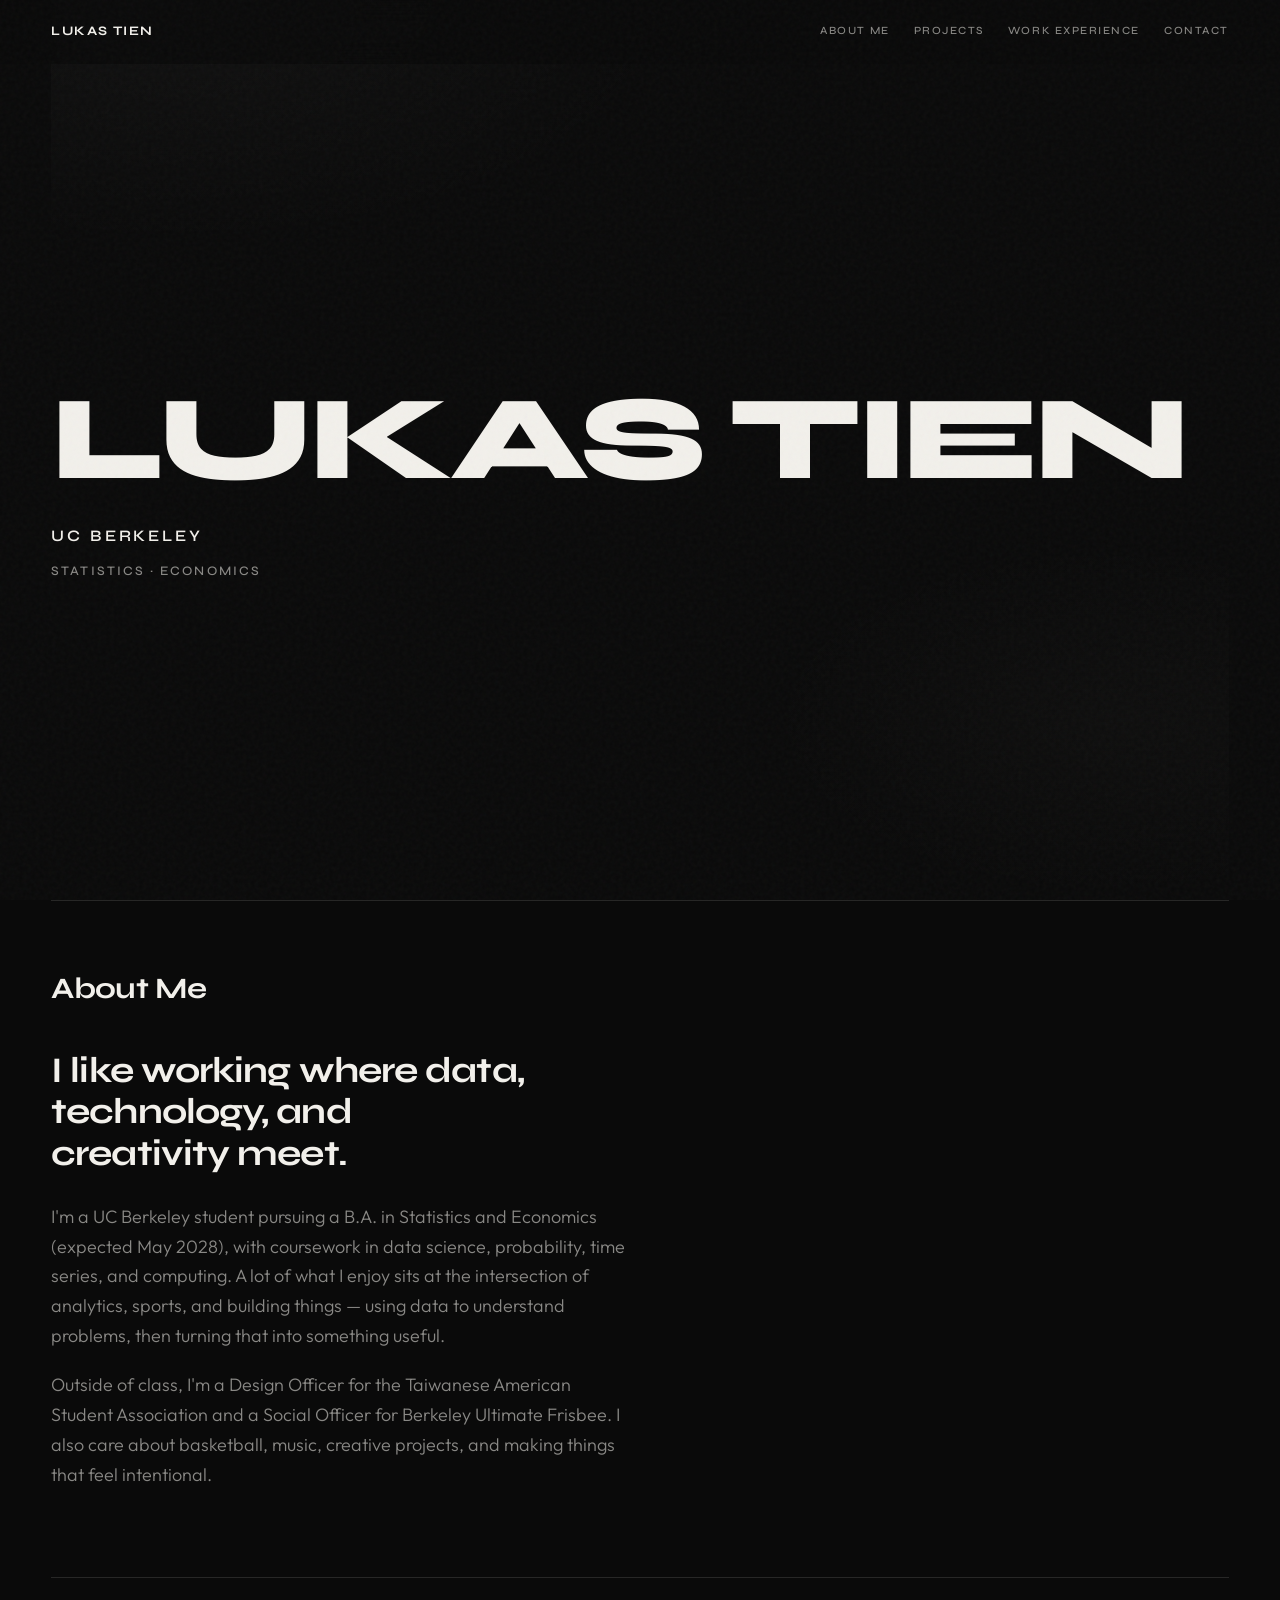
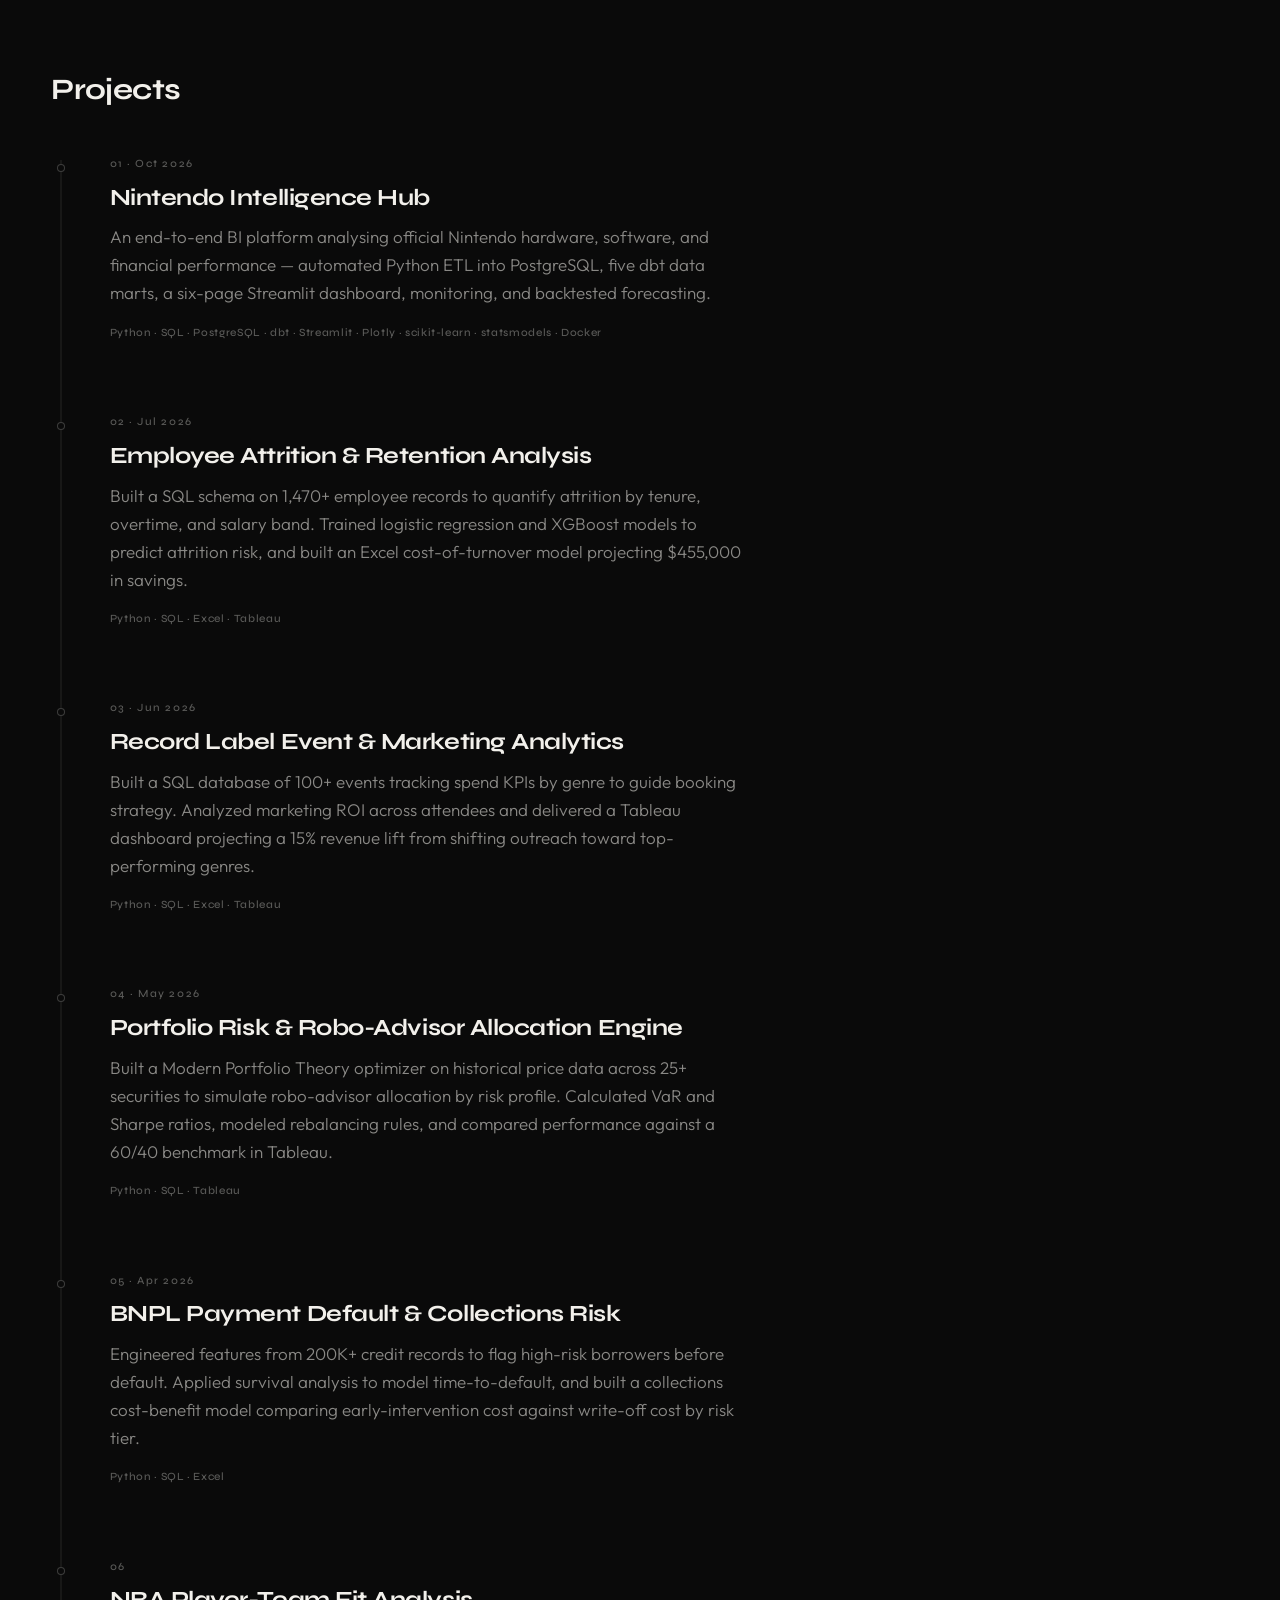
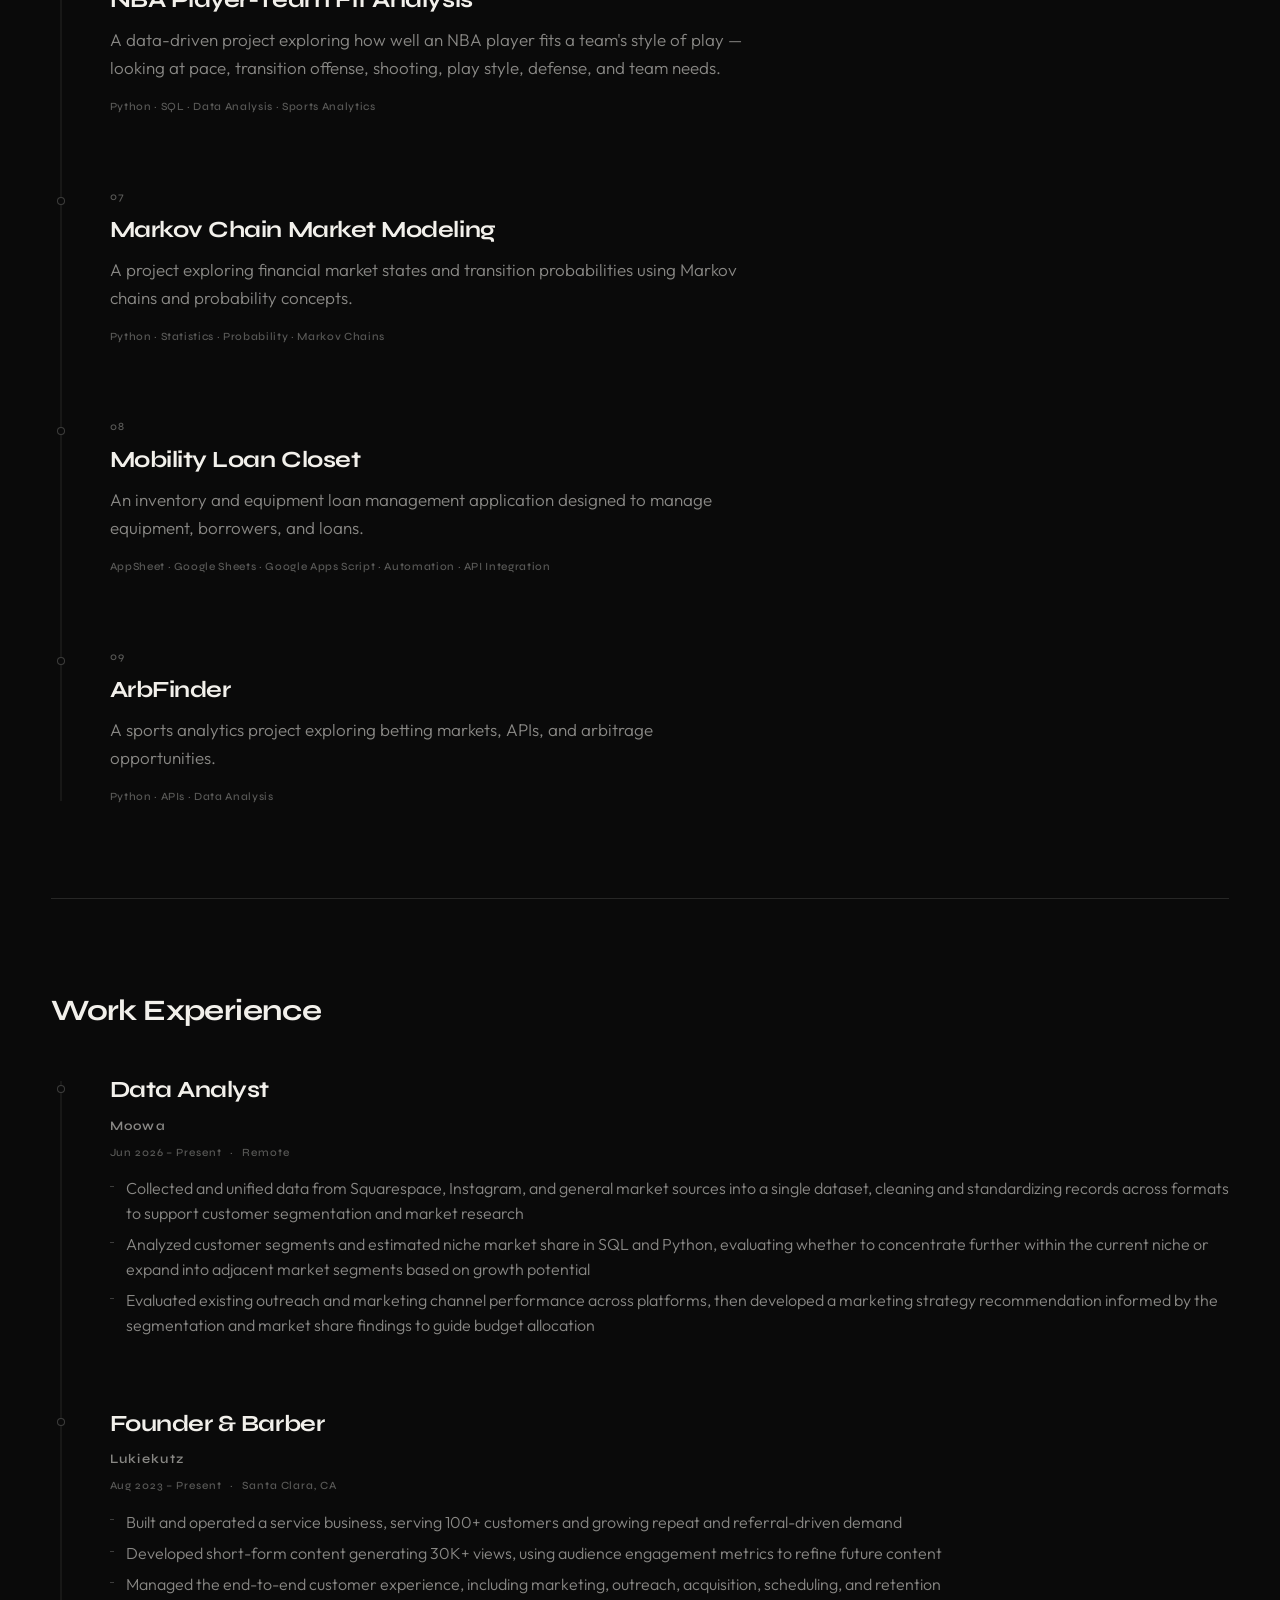
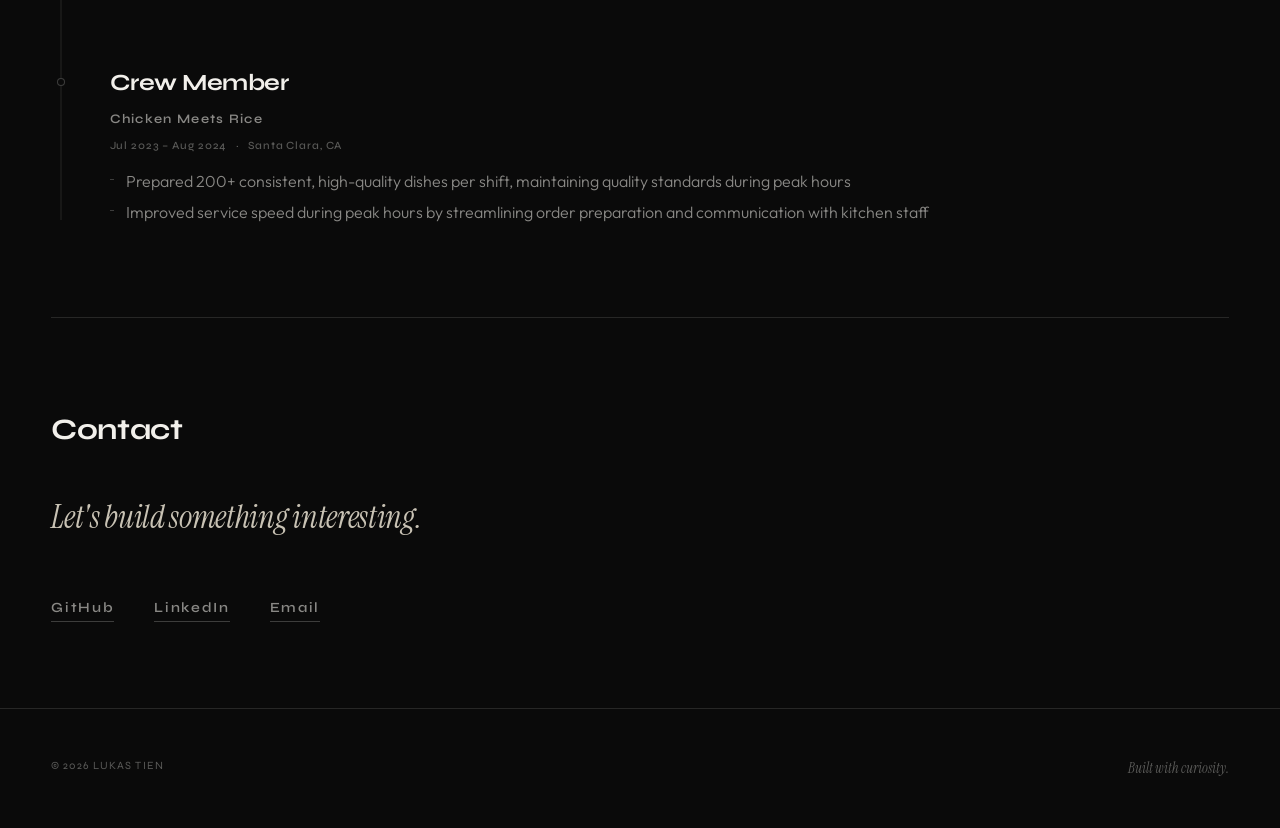
<file: index.html>
<!DOCTYPE html>
<html lang="en">
<head>
  <meta charset="UTF-8" />
  <meta name="viewport" content="width=device-width, initial-scale=1.0" />
  <meta name="description" content="Lukas Tien — UC Berkeley student studying Statistics, Data Science, and Economics." />
  <title>Lukas Tien</title>
  <link rel="icon" href="assets/favicon.svg" type="image/svg+xml" />
  <meta property="og:type" content="website" />
  <meta property="og:title" content="Lukas Tien — Portfolio" />
  <meta property="og:description" content="Projects in business intelligence, data analytics, data science, and data engineering — featuring Nintendo Intelligence Hub." />
  <meta property="og:url" content="https://lukastien.github.io/" />
  <meta property="og:image" content="https://lukastien.github.io/assets/nintendo/executive-overview.jpg" />

  <!-- Typography: Syne for display, Instrument Serif for accent, Outfit for body -->
  <link rel="preconnect" href="https://fonts.googleapis.com" />
  <link rel="preconnect" href="https://fonts.gstatic.com" crossorigin />
  <link href="https://fonts.googleapis.com/css2?family=Instrument+Serif:ital@0;1&family=Outfit:wght@300;400;500&family=Syne:wght@500;600;700;800&display=swap" rel="stylesheet" />

  <link rel="stylesheet" href="styles.css" />
</head>
<body>
  <a class="skip-link" href="#about">Skip to content</a>
  <!-- Navigation -->
  <header class="site-header">
    <a href="#top" class="logo">LUKAS TIEN</a>
    <nav class="nav" aria-label="Primary">
      <a href="#about">ABOUT ME</a>
      <a href="#projects">PROJECTS</a>
      <a href="#experience">WORK EXPERIENCE</a>
      <a href="#contact">CONTACT</a>
    </nav>
    <button class="nav-toggle" aria-label="Open menu" aria-expanded="false">
      <span></span>
      <span></span>
    </button>
  </header>

  <nav class="mobile-nav" aria-label="Mobile" hidden>
    <a href="#about">ABOUT ME</a>
    <a href="#projects">PROJECTS</a>
    <a href="#experience">WORK EXPERIENCE</a>
    <a href="#contact">CONTACT</a>
  </nav>

  <main id="top">
    <!-- Hero -->
    <section class="hero" aria-label="Introduction">
      <h1 class="hero-name">LUKAS TIEN</h1>
      <p class="hero-role">UC BERKELEY</p>
      <p class="hero-fields">STATISTICS · ECONOMICS</p>
    </section>

    <!-- About Me -->
    <section id="about" class="intro" aria-labelledby="about-title">
      <h2 id="about-title" class="section-title">About Me</h2>
      <p class="about-lead">
        I like working where data, technology, and creativity meet.
      </p>
      <div class="about-content">
        <p>
          I'm a UC Berkeley student pursuing a B.A. in Statistics and Economics
          (expected May 2028), with coursework in data science, probability, time series,
          and computing. A lot of what I enjoy sits at the intersection of analytics,
          sports, and building things — using data to understand problems, then turning
          that into something useful.
        </p>
        <p>
          Outside of class, I'm a Design Officer for the Taiwanese American Student
          Association and a Social Officer for Berkeley Ultimate Frisbee. I also care
          about basketball, music, creative projects, and making things that feel intentional.
        </p>
      </div>
    </section>

    <!-- Projects -->
    <section id="projects" class="section projects" aria-labelledby="projects-title">
      <h2 id="projects-title" class="section-title">Projects</h2>

      <div class="timeline">
        <!-- To add a project: copy an article.timeline-item and point its title link to the case-study page. -->
        <article class="timeline-item">
          <div class="timeline-marker" aria-hidden="true">
            <span class="timeline-dot"></span>
          </div>
          <div class="timeline-content">
            <span class="timeline-meta">01 · Oct 2026</span>
            <h3 class="timeline-heading"><a class="timeline-title-link" href="projects/nintendo-intelligence-hub/">Nintendo Intelligence Hub <span class="timeline-arrow" aria-hidden="true">→</span></a></h3>
            <p class="timeline-desc">
              An end-to-end BI platform analysing official Nintendo hardware, software, and
              financial performance — automated Python ETL into PostgreSQL, five dbt data
              marts, a six-page Streamlit dashboard, monitoring, and backtested forecasting.
            </p>
            <p class="timeline-tech">Python · SQL · PostgreSQL · dbt · Streamlit · Plotly · scikit-learn · statsmodels · Docker</p>
          </div>
        </article>

        <article class="timeline-item">
          <div class="timeline-marker" aria-hidden="true">
            <span class="timeline-dot"></span>
          </div>
          <div class="timeline-content">
            <span class="timeline-meta">02 · Jul 2026</span>
            <h3 class="timeline-heading"><a class="timeline-title-link" href="projects/employee-attrition/">Employee Attrition &amp; Retention Analysis <span class="timeline-arrow" aria-hidden="true">→</span></a></h3>
            <p class="timeline-desc">
              Built a SQL schema on 1,470+ employee records to quantify attrition by tenure,
              overtime, and salary band. Trained logistic regression and XGBoost models to
              predict attrition risk, and built an Excel cost-of-turnover model projecting
              $455,000 in savings.
            </p>
            <p class="timeline-tech">Python · SQL · Excel · Tableau</p>
          </div>
        </article>

        <article class="timeline-item">
          <div class="timeline-marker" aria-hidden="true">
            <span class="timeline-dot"></span>
          </div>
          <div class="timeline-content">
            <span class="timeline-meta">03 · Jun 2026</span>
            <h3 class="timeline-heading"><a class="timeline-title-link" href="projects/record-label-analytics/">Record Label Event &amp; Marketing Analytics <span class="timeline-arrow" aria-hidden="true">→</span></a></h3>
            <p class="timeline-desc">
              Built a SQL database of 100+ events tracking spend KPIs by genre to guide
              booking strategy. Analyzed marketing ROI across attendees and delivered a
              Tableau dashboard projecting a 15% revenue lift from shifting outreach toward
              top-performing genres.
            </p>
            <p class="timeline-tech">Python · SQL · Excel · Tableau</p>
          </div>
        </article>

        <article class="timeline-item">
          <div class="timeline-marker" aria-hidden="true">
            <span class="timeline-dot"></span>
          </div>
          <div class="timeline-content">
            <span class="timeline-meta">04 · May 2026</span>
            <h3 class="timeline-heading"><a class="timeline-title-link" href="projects/portfolio-risk/">Portfolio Risk &amp; Robo-Advisor Allocation Engine <span class="timeline-arrow" aria-hidden="true">→</span></a></h3>
            <p class="timeline-desc">
              Built a Modern Portfolio Theory optimizer on historical price data across 25+
              securities to simulate robo-advisor allocation by risk profile. Calculated
              VaR and Sharpe ratios, modeled rebalancing rules, and compared performance
              against a 60/40 benchmark in Tableau.
            </p>
            <p class="timeline-tech">Python · SQL · Tableau</p>
          </div>
        </article>

        <article class="timeline-item">
          <div class="timeline-marker" aria-hidden="true">
            <span class="timeline-dot"></span>
          </div>
          <div class="timeline-content">
            <span class="timeline-meta">05 · Apr 2026</span>
            <h3 class="timeline-heading"><a class="timeline-title-link" href="projects/bnpl-risk/">BNPL Payment Default &amp; Collections Risk <span class="timeline-arrow" aria-hidden="true">→</span></a></h3>
            <p class="timeline-desc">
              Engineered features from 200K+ credit records to flag high-risk borrowers
              before default. Applied survival analysis to model time-to-default, and built
              a collections cost-benefit model comparing early-intervention cost against
              write-off cost by risk tier.
            </p>
            <p class="timeline-tech">Python · SQL · Excel</p>
          </div>
        </article>

        <article class="timeline-item">
          <div class="timeline-marker" aria-hidden="true">
            <span class="timeline-dot"></span>
          </div>
          <div class="timeline-content">
            <span class="timeline-meta">06</span>
            <h3 class="timeline-heading"><a class="timeline-title-link" href="projects/nba-player-fit/">NBA Player-Team Fit Analysis <span class="timeline-arrow" aria-hidden="true">→</span></a></h3>
            <p class="timeline-desc">
              A data-driven project exploring how well an NBA player fits a team's
              style of play — looking at pace, transition offense, shooting,
              play style, defense, and team needs.
            </p>
            <p class="timeline-tech">Python · SQL · Data Analysis · Sports Analytics</p>
          </div>
        </article>

        <article class="timeline-item">
          <div class="timeline-marker" aria-hidden="true">
            <span class="timeline-dot"></span>
          </div>
          <div class="timeline-content">
            <span class="timeline-meta">07</span>
            <h3 class="timeline-heading"><a class="timeline-title-link" href="projects/markov-market-modeling/">Markov Chain Market Modeling <span class="timeline-arrow" aria-hidden="true">→</span></a></h3>
            <p class="timeline-desc">
              A project exploring financial market states and transition
              probabilities using Markov chains and probability concepts.
            </p>
            <p class="timeline-tech">Python · Statistics · Probability · Markov Chains</p>
          </div>
        </article>

        <article class="timeline-item">
          <div class="timeline-marker" aria-hidden="true">
            <span class="timeline-dot"></span>
          </div>
          <div class="timeline-content">
            <span class="timeline-meta">08</span>
            <h3 class="timeline-heading"><a class="timeline-title-link" href="projects/mobility-loan-closet/">Mobility Loan Closet <span class="timeline-arrow" aria-hidden="true">→</span></a></h3>
            <p class="timeline-desc">
              An inventory and equipment loan management application designed
              to manage equipment, borrowers, and loans.
            </p>
            <p class="timeline-tech">AppSheet · Google Sheets · Google Apps Script · Automation · API Integration</p>
          </div>
        </article>

        <article class="timeline-item">
          <div class="timeline-marker" aria-hidden="true">
            <span class="timeline-dot"></span>
          </div>
          <div class="timeline-content">
            <span class="timeline-meta">09</span>
            <h3 class="timeline-heading"><a class="timeline-title-link" href="projects/arbfinder/">ArbFinder <span class="timeline-arrow" aria-hidden="true">→</span></a></h3>
            <p class="timeline-desc">
              A sports analytics project exploring betting markets, APIs,
              and arbitrage opportunities.
            </p>
            <p class="timeline-tech">Python · APIs · Data Analysis</p>
          </div>
        </article>
      </div>
    </section>

    <!-- Work Experience -->
    <section id="experience" class="section experience" aria-labelledby="experience-title">
      <h2 id="experience-title" class="section-title">Work Experience</h2>

      <div class="timeline timeline--experience">
        <!-- To add experience: copy an article.timeline-item below and fill in the fields. -->

        <article class="timeline-item">
          <div class="timeline-marker" aria-hidden="true">
            <span class="timeline-dot"></span>
          </div>
          <div class="timeline-content">
            <h3 class="timeline-heading">Data Analyst</h3>
            <p class="experience-org">Moowa</p>
            <p class="experience-details">
              <span>Jun 2026 – Present</span>
              <span class="experience-sep">·</span>
              <span>Remote</span>
            </p>
            <ul class="experience-bullets">
              <li>
                Collected and unified data from Squarespace, Instagram, and general market
                sources into a single dataset, cleaning and standardizing records across
                formats to support customer segmentation and market research
              </li>
              <li>
                Analyzed customer segments and estimated niche market share in SQL and
                Python, evaluating whether to concentrate further within the current niche
                or expand into adjacent market segments based on growth potential
              </li>
              <li>
                Evaluated existing outreach and marketing channel performance across
                platforms, then developed a marketing strategy recommendation informed by
                the segmentation and market share findings to guide budget allocation
              </li>
            </ul>
          </div>
        </article>

        <article class="timeline-item">
          <div class="timeline-marker" aria-hidden="true">
            <span class="timeline-dot"></span>
          </div>
          <div class="timeline-content">
            <h3 class="timeline-heading">Founder &amp; Barber</h3>
            <p class="experience-org">Lukiekutz</p>
            <p class="experience-details">
              <span>Aug 2023 – Present</span>
              <span class="experience-sep">·</span>
              <span>Santa Clara, CA</span>
            </p>
            <ul class="experience-bullets">
              <li>
                Built and operated a service business, serving 100+ customers and growing
                repeat and referral-driven demand
              </li>
              <li>
                Developed short-form content generating 30K+ views, using audience
                engagement metrics to refine future content
              </li>
              <li>
                Managed the end-to-end customer experience, including marketing, outreach,
                acquisition, scheduling, and retention
              </li>
            </ul>
          </div>
        </article>

        <article class="timeline-item">
          <div class="timeline-marker" aria-hidden="true">
            <span class="timeline-dot"></span>
          </div>
          <div class="timeline-content">
            <h3 class="timeline-heading">Crew Member</h3>
            <p class="experience-org">Chicken Meets Rice</p>
            <p class="experience-details">
              <span>Jul 2023 – Aug 2024</span>
              <span class="experience-sep">·</span>
              <span>Santa Clara, CA</span>
            </p>
            <ul class="experience-bullets">
              <li>
                Prepared 200+ consistent, high-quality dishes per shift, maintaining
                quality standards during peak hours
              </li>
              <li>
                Improved service speed during peak hours by streamlining order preparation
                and communication with kitchen staff
              </li>
            </ul>
          </div>
        </article>
      </div>
    </section>

    <!-- Contact -->
    <section id="contact" class="section contact" aria-labelledby="contact-title">
      <h2 id="contact-title" class="section-title">Contact</h2>
      <p class="contact-invite">Let's build something interesting.</p>
      <ul class="contact-links">
        <li>
          <a href="https://github.com/lukastien" target="_blank" rel="noopener noreferrer">
            GitHub
          </a>
        </li>
        <li>
          <a href="https://www.linkedin.com/in/lukas-tien" target="_blank" rel="noopener noreferrer">
            LinkedIn
          </a>
        </li>
        <li>
          <a href="mailto:lukastien@berkeley.edu">
            Email
          </a>
        </li>
      </ul>
    </section>
  </main>

  <footer class="site-footer">
    <p>© 2026 LUKAS TIEN</p>
    <p class="footer-note">Built with curiosity.</p>
  </footer>

  <script src="script.js"></script>
</body>
</html>
</file>
<file: styles.css>
/* ========================================
   Lukas Tien — Portfolio
   Minimal editorial / creative studio
   ======================================== */

:root {
  --bg: #0a0a0a;
  --bg-elevated: #111111;
  --text: #f2f0eb;
  --text-muted: rgba(242, 240, 235, 0.55);
  --text-faint: rgba(242, 240, 235, 0.35);
  --border: rgba(242, 240, 235, 0.12);
  --border-strong: rgba(242, 240, 235, 0.22);
  --accent-serif: #c8c2b4;

  --font-display: "Syne", sans-serif;
  --font-serif: "Instrument Serif", Georgia, serif;
  --font-body: "Outfit", sans-serif;

  --space-xs: 0.5rem;
  --space-sm: 1rem;
  --space-md: 1.5rem;
  --space-lg: 3rem;
  --space-xl: 5rem;
  --space-2xl: 8rem;

  --header-h: 4rem;
  --ease: cubic-bezier(0.22, 1, 0.36, 1);
  --timeline-rail: 1.25rem;
}

/* Reset */
*,
*::before,
*::after {
  box-sizing: border-box;
  margin: 0;
  padding: 0;
}

html {
  scroll-behavior: smooth;
  scroll-padding-top: var(--header-h);
}

body {
  background: var(--bg);
  color: var(--text);
  font-family: var(--font-body);
  font-weight: 300;
  font-size: 1.0625rem;
  line-height: 1.65;
  -webkit-font-smoothing: antialiased;
  -moz-osx-font-smoothing: grayscale;
  overflow-x: hidden;
}

a {
  color: inherit;
  text-decoration: none;
}

img {
  max-width: 100%;
  display: block;
}

ul {
  list-style: none;
}

.hidden {
  display: none !important;
}

/* Subtle grain texture */
body::before {
  content: "";
  position: fixed;
  inset: 0;
  pointer-events: none;
  z-index: 9999;
  opacity: 0.035;
  background-image: url("data:image/svg+xml,%3Csvg viewBox='0 0 256 256' xmlns='http://www.w3.org/2000/svg'%3E%3Cfilter id='n'%3E%3CfeTurbulence type='fractalNoise' baseFrequency='0.85' numOctaves='4' stitchTiles='stitch'/%3E%3C/filter%3E%3Crect width='100%25' height='100%25' filter='url(%23n)'/%3E%3C/svg%3E");
}

/* ========================================
   Header / Nav
   ======================================== */

.site-header {
  position: fixed;
  top: 0;
  left: 0;
  right: 0;
  z-index: 100;
  display: flex;
  align-items: center;
  justify-content: space-between;
  height: var(--header-h);
  padding: 0 clamp(1.25rem, 4vw, 3.5rem);
  background: rgba(10, 10, 10, 0.85);
  backdrop-filter: blur(12px);
  -webkit-backdrop-filter: blur(12px);
  border-bottom: 1px solid transparent;
  transition: border-color 0.3s var(--ease);
}

.site-header.scrolled {
  border-bottom-color: var(--border);
}

.logo {
  font-family: var(--font-display);
  font-weight: 700;
  font-size: 0.8125rem;
  letter-spacing: 0.12em;
  transition: opacity 0.25s var(--ease);
}

.logo:hover {
  opacity: 0.6;
}

.nav {
  display: flex;
  flex-wrap: wrap;
  justify-content: flex-end;
  gap: 1.5rem;
}

.nav a {
  font-family: var(--font-display);
  font-weight: 500;
  font-size: 0.6875rem;
  letter-spacing: 0.14em;
  color: var(--text-muted);
  transition: color 0.25s var(--ease);
}

.nav a:hover {
  color: var(--text);
}

.nav-toggle {
  display: none;
  flex-direction: column;
  justify-content: center;
  gap: 6px;
  width: 2rem;
  height: 2rem;
  background: none;
  border: none;
  cursor: pointer;
  padding: 0;
}

.nav-toggle span {
  display: block;
  width: 100%;
  height: 1px;
  background: var(--text);
  transition: transform 0.3s var(--ease), opacity 0.3s var(--ease);
}

.nav-toggle[aria-expanded="true"] span:first-child {
  transform: translateY(3.5px) rotate(45deg);
}

.nav-toggle[aria-expanded="true"] span:last-child {
  transform: translateY(-3.5px) rotate(-45deg);
}

.mobile-nav {
  position: fixed;
  top: var(--header-h);
  left: 0;
  right: 0;
  z-index: 99;
  display: flex;
  flex-direction: column;
  background: var(--bg);
  border-bottom: 1px solid var(--border);
  padding: 0.5rem 0;
}

.mobile-nav[hidden] {
  display: none;
}

.mobile-nav a {
  font-family: var(--font-display);
  font-weight: 600;
  font-size: 0.8125rem;
  letter-spacing: 0.12em;
  padding: 1.1rem clamp(1.25rem, 4vw, 3.5rem);
  color: var(--text-muted);
  border-bottom: 1px solid var(--border);
  transition: color 0.2s var(--ease), padding-left 0.25s var(--ease);
}

.mobile-nav a:last-child {
  border-bottom: none;
}

.mobile-nav a:hover {
  color: var(--text);
  padding-left: calc(clamp(1.25rem, 4vw, 3.5rem) + 0.35rem);
}

/* ========================================
   Shared
   ======================================== */

main {
  padding: 0 clamp(1.25rem, 4vw, 3.5rem);
}

.section {
  padding-top: clamp(3.5rem, 8vw, 5.5rem);
  padding-bottom: clamp(3.5rem, 8vw, 5.5rem);
  border-top: 1px solid var(--border);
}

.section-title {
  font-family: var(--font-display);
  font-weight: 700;
  font-size: clamp(1.35rem, 3vw, 1.85rem);
  letter-spacing: -0.02em;
  margin-bottom: 2.25rem;
}

/* ========================================
   Hero
   ======================================== */

.hero {
  min-height: 100vh;
  min-height: 100dvh;
  display: flex;
  flex-direction: column;
  justify-content: center;
  padding-top: calc(var(--header-h) + var(--space-lg));
  padding-bottom: var(--space-lg);
  background:
    radial-gradient(ellipse 80% 50% at 10% 0%, rgba(242, 240, 235, 0.03) 0%, transparent 55%),
    radial-gradient(ellipse 60% 40% at 90% 80%, rgba(200, 194, 180, 0.025) 0%, transparent 50%);
}

.hero-name {
  font-family: var(--font-display);
  font-weight: 800;
  font-size: clamp(3rem, 10vw, 7.5rem);
  line-height: 0.95;
  letter-spacing: -0.04em;
  margin-bottom: clamp(1.25rem, 3vh, 2rem);
}

.hero-role {
  font-family: var(--font-display);
  font-weight: 600;
  font-size: clamp(0.8125rem, 1.6vw, 1rem);
  letter-spacing: 0.18em;
  color: var(--text);
  margin-bottom: 0.75rem;
}

.hero-fields {
  font-family: var(--font-display);
  font-weight: 500;
  font-size: clamp(0.6875rem, 1.3vw, 0.8125rem);
  letter-spacing: 0.16em;
  color: var(--text-muted);
}

/* ========================================
   Intro (About)
   ======================================== */

.intro {
  padding-top: clamp(2.5rem, 6vw, 4rem);
  padding-bottom: clamp(3.5rem, 8vw, 5.5rem);
  border-top: 1px solid var(--border);
}

/* ========================================
   Timeline (Projects + Experience)
   ======================================== */

.timeline {
  position: relative;
  display: flex;
  flex-direction: column;
  gap: 0;
  padding-left: 0;
}

/* Vertical rail */
.timeline::before {
  content: "";
  position: absolute;
  top: 0.55rem;
  bottom: 0.55rem;
  left: calc(var(--timeline-rail) / 2);
  width: 1px;
  background: var(--border);
  transform: translateX(-50%);
}

.timeline-item {
  display: grid;
  grid-template-columns: var(--timeline-rail) 1fr;
  gap: clamp(1.25rem, 3vw, 2.5rem);
  padding: clamp(1.5rem, 3vw, 2.25rem) 0;
  position: relative;
}

.timeline-item:first-child {
  padding-top: 0.25rem;
}

.timeline-item:last-child {
  padding-bottom: 0.25rem;
}

.timeline-marker {
  position: relative;
  display: flex;
  justify-content: center;
  padding-top: 0.55rem;
}

.timeline-dot {
  width: 0.5rem;
  height: 0.5rem;
  border-radius: 50%;
  background: var(--bg);
  border: 1px solid var(--border-strong);
  transition: background-color 0.3s var(--ease), border-color 0.3s var(--ease), transform 0.3s var(--ease);
  z-index: 1;
}

.timeline-content {
  min-width: 0;
  transition: transform 0.35s var(--ease);
}

.timeline-item:hover .timeline-content {
  transform: translateX(4px);
}

.timeline-item:hover .timeline-dot {
  background: var(--text);
  border-color: var(--text);
  transform: scale(1.15);
}

.timeline-meta {
  display: block;
  font-family: var(--font-display);
  font-weight: 500;
  font-size: 0.6875rem;
  letter-spacing: 0.14em;
  color: var(--text-faint);
  margin-bottom: 0.65rem;
}

.timeline-heading {
  font-family: var(--font-display);
  font-weight: 700;
  font-size: clamp(1.05rem, 2.4vw, 1.45rem);
  letter-spacing: -0.02em;
  line-height: 1.2;
  margin-bottom: 0.75rem;
  transition: letter-spacing 0.35s var(--ease);
}

.timeline-item:hover .timeline-heading {
  letter-spacing: -0.01em;
}

.timeline-desc {
  color: var(--text-muted);
  font-size: clamp(0.9375rem, 1.4vw, 1.0625rem);
  max-width: 40rem;
  margin-bottom: 1rem;
}

.timeline-tech {
  font-family: var(--font-display);
  font-weight: 500;
  font-size: 0.6875rem;
  letter-spacing: 0.06em;
  color: var(--text-faint);
  margin-bottom: 0;
  line-height: 1.6;
}



/* ========================================
   Work Experience
   ======================================== */

.experience-note {
  font-family: var(--font-serif);
  font-style: italic;
  font-size: 0.9375rem;
  color: var(--text-faint);
  margin-bottom: var(--space-md);
  padding-left: calc(var(--timeline-rail) + clamp(1.25rem, 3vw, 2.5rem));
}

.experience-org {
  font-family: var(--font-display);
  font-weight: 600;
  font-size: 0.8125rem;
  letter-spacing: 0.1em;
  color: var(--text-muted);
  margin-bottom: 0.4rem;
}

.experience-details {
  font-family: var(--font-display);
  font-weight: 500;
  font-size: 0.6875rem;
  letter-spacing: 0.08em;
  color: var(--text-faint);
  margin-bottom: 0.9rem;
}

.experience-sep {
  margin: 0 0.35rem;
}

.experience-bullets {
  display: flex;
  flex-direction: column;
  gap: 0.4rem;
  margin-top: 0.25rem;
}

.experience-bullets li {
  position: relative;
  padding-left: 1rem;
  color: var(--text-muted);
  font-size: clamp(0.9rem, 1.3vw, 1rem);
  line-height: 1.55;
}

.experience-bullets li::before {
  content: "";
  position: absolute;
  left: 0;
  top: 0.6em;
  width: 0.3rem;
  height: 1px;
  background: var(--border-strong);
}

/* ========================================
   About
   ======================================== */

.about-lead {
  font-family: var(--font-display);
  font-weight: 700;
  font-size: clamp(1.35rem, 3.5vw, 2.25rem);
  line-height: 1.15;
  letter-spacing: -0.025em;
  max-width: 18ch;
  margin-bottom: 1.75rem;
}

.about-content {
  max-width: 36rem;
  display: flex;
  flex-direction: column;
  gap: 1.25rem;
}

.about-content p {
  color: var(--text-muted);
  font-size: clamp(1rem, 1.5vw, 1.125rem);
}

/* ========================================
   Contact
   ======================================== */

.contact-invite {
  font-family: var(--font-serif);
  font-style: italic;
  font-size: clamp(1.35rem, 3vw, 2rem);
  color: var(--accent-serif);
  margin-bottom: var(--space-lg);
  letter-spacing: -0.01em;
}

.contact-links {
  display: flex;
  flex-wrap: wrap;
  gap: 0.75rem 2.5rem;
}

.contact-links a {
  font-family: var(--font-display);
  font-weight: 600;
  font-size: 0.875rem;
  letter-spacing: 0.12em;
  color: var(--text-muted);
  border-bottom: 1px solid var(--border-strong);
  padding: 0.35rem 0;
  transition: color 0.25s var(--ease), border-color 0.25s var(--ease);
}

.contact-links a:hover {
  color: var(--text);
  border-bottom-color: var(--text);
}

/* ========================================
   Footer
   ======================================== */

.site-footer {
  display: flex;
  flex-wrap: wrap;
  justify-content: space-between;
  gap: 0.75rem 2rem;
  padding: var(--space-lg) clamp(1.25rem, 4vw, 3.5rem);
  border-top: 1px solid var(--border);
  font-family: var(--font-display);
  font-size: 0.6875rem;
  letter-spacing: 0.1em;
  color: var(--text-faint);
}

.footer-note {
  font-family: var(--font-serif);
  font-style: italic;
  letter-spacing: 0;
  font-size: 0.875rem;
}

/* ========================================
   Responsive — Mid
   ======================================== */

@media (max-width: 960px) {
  .nav {
    gap: 1.15rem;
  }

  .nav a {
    font-size: 0.625rem;
    letter-spacing: 0.1em;
  }
}

/* ========================================
   Responsive — Mobile
   ======================================== */

@media (max-width: 780px) {
  .nav {
    display: none;
  }

  .nav-toggle {
    display: flex;
  }

  .hero {
    padding-top: calc(var(--header-h) + 2rem);
    padding-bottom: 3rem;
  }

  .hero-name {
    font-size: clamp(2.75rem, 14vw, 4.5rem);
  }

  .hero-fields {
    letter-spacing: 0.1em;
    line-height: 1.6;
  }

  .intro {
    padding-top: 2.5rem;
    padding-bottom: 3.5rem;
  }

  .section {
    padding-top: 3.5rem;
    padding-bottom: 3.5rem;
  }

  .timeline::before {
    left: 0.35rem;
  }

  .timeline-item {
    grid-template-columns: 0.7rem 1fr;
    gap: 1rem;
    padding: 1.35rem 0;
  }

  .timeline-item:hover .timeline-content {
    transform: none;
  }

  .timeline-marker {
    padding-top: 0.5rem;
  }

  .experience-note {
    padding-left: 0;
    margin-bottom: var(--space-sm);
  }

  .about-lead {
    max-width: 100%;
  }

  .contact-links {
    flex-direction: column;
    gap: 1.1rem;
  }

  .contact-links a {
    font-size: 1rem;
    padding: 0.45rem 0;
    width: fit-content;
  }

  .site-footer {
    flex-direction: column;
    gap: 0.5rem;
  }
}

/* Reduced motion */
@media (prefers-reduced-motion: reduce) {
  html {
    scroll-behavior: auto;
  }

  *,
  *::before,
  *::after {
    transition-duration: 0.01ms !important;
    animation-duration: 0.01ms !important;
  }
}

/* ========================================
   Clickable Timeline Projects
   ======================================== */

.skip-link {
  position: absolute;
  left: 1rem;
  top: -100px;
  z-index: 200;
  background: var(--text);
  color: var(--bg);
  font-family: var(--font-display);
  font-size: 0.75rem;
  letter-spacing: 0.1em;
  padding: 0.75rem 1rem;
}

.skip-link:focus {
  top: 1rem;
}

.timeline-title-link {
  display: inline;
}

.timeline-title-link::after {
  content: "";
  position: absolute;
  inset: 0;
}

.timeline-arrow {
  display: inline-block;
  opacity: 0;
  transform: translateX(-4px);
  transition: opacity 0.25s var(--ease), transform 0.25s var(--ease);
  color: var(--text-muted);
}

.timeline-item:hover .timeline-arrow,
.timeline-item:focus-within .timeline-arrow {
  opacity: 1;
  transform: translateX(0);
}

.timeline-item:focus-within {
  outline: 1px solid var(--border-strong);
  outline-offset: 0.5rem;
}

.timeline-title-link:focus-visible {
  outline: 2px solid var(--text);
  outline-offset: 3px;
}
</file>
